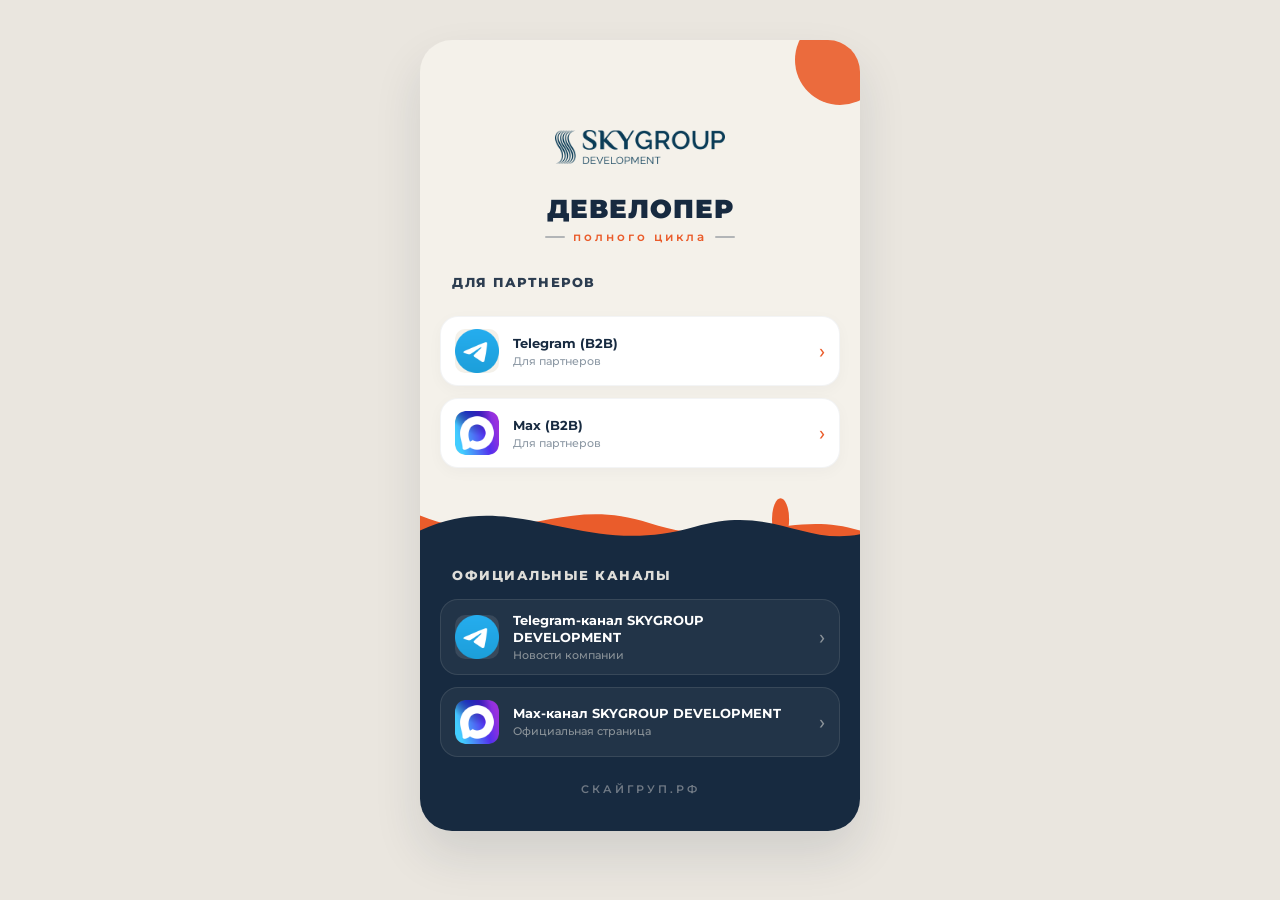
<file: skygroup/index.html>
<!DOCTYPE html>
<html lang="ru">
<head>
<meta charset="utf-8">
<meta name="viewport" content="width=device-width, initial-scale=1, viewport-fit=cover">
<title>SKYGROUP — Девелопер полного цикла</title>
<meta name="robots" content="noindex, nofollow">
<meta name="theme-color" content="#EAE6DF">
<link rel="preconnect" href="https://fonts.googleapis.com">
<link rel="preconnect" href="https://fonts.gstatic.com" crossorigin>
<link href="https://fonts.googleapis.com/css2?family=Montserrat:wght@400;500;600;700;800;900&display=swap" rel="stylesheet">

<style>
    html, body { margin: 0; padding: 0; background-color: #EAE6DF; }

    /* Основной фон за пределами карточки */
    .sg-link-tree-wrapper {
        min-height: 100vh;
        background-color: #EAE6DF;
        display: flex;
        justify-content: center;
        align-items: flex-start;
        padding: 40px 15px;
        font-family: 'Montserrat', sans-serif;
        box-sizing: border-box;
    }

    /* Мобильный контейнер */
    .sg-container {
        width: 100%;
        max-width: 440px;
        background: #F4F1EA; /* Кремовый цвет шоппера */
        border-radius: 32px;
        padding: 45px 0 0 0;
        box-shadow: 0 24px 48px rgba(23, 42, 64, 0.12);
        text-align: center;
        overflow: hidden;
        display: flex;
        flex-direction: column;
        position: relative;
    }

    /* Декоративное "Солнце" в правом верхнем углу */
    .sg-top-accent {
        position: absolute;
        top: -25px;
        right: -25px;
        width: 90px;
        height: 90px;
        background-color: #EA5C2B;
        border-radius: 50%;
        opacity: 0.9;
        z-index: 0;
    }

    /* Верхняя светлая часть */
    .sg-top-section {
        padding: 45px 20px 0 20px;
        position: relative;
        z-index: 1;
    }

    /* Логотип */
    .sg-avatar { margin-bottom: 25px; }
    .sg-avatar img { width: 170px; height: auto; object-fit: contain; }

    /* === Заголовки === */
    .sg-title-block {
        margin-bottom: 30px;
        display: flex;
        flex-direction: column;
        align-items: center;
    }

    .sg-name {
        font-size: 26px;
        font-weight: 900;
        color: #172A40;
        margin: 0 0 4px 0;
        letter-spacing: 1px;
        text-transform: uppercase;
    }

    .sg-handle-wrapper {
        display: flex;
        align-items: center;
        gap: 8px;
    }

    .sg-handle {
        font-size: 12px;
        font-weight: 600;
        color: #EA5C2B;
        margin: 0;
        letter-spacing: 3px;
        text-transform: lowercase;
    }

    /* Линия у подзаголовка */
    .sg-handle-line {
        width: 20px;
        height: 2px;
        background-color: #172A40;
        border-radius: 2px;
        opacity: 0.3;
    }

    /* Заголовки разделов */
    .sg-section-title {
        font-size: 13px;
        font-weight: 800;
        text-transform: uppercase;
        color: #172A40;
        margin: 0 0 14px 12px;
        text-align: left;
        letter-spacing: 1.5px;
        opacity: 0.9;
    }

    .sg-links-group {
        display: flex;
        flex-direction: column;
        gap: 12px;
    }

    /* === Светлые Карточки === */
    .sg-card {
        background-color: #FFFFFF;
        border: 1px solid rgba(23, 42, 64, 0.05);
        border-radius: 18px;
        padding: 12px 14px;
        text-decoration: none;
        display: flex;
        align-items: center;
        transition: all 0.3s ease;
        box-shadow: 0 4px 15px rgba(23, 42, 64, 0.03);
    }

    .sg-card:active, .sg-card:hover {
        transform: scale(0.98);
        border-color: #172A40;
        box-shadow: 0 8px 20px rgba(23, 42, 64, 0.06);
    }

    .sg-card-img {
        width: 44px;
        height: 44px;
        border-radius: 10px;
        background-color: #F4F1EA;
        display: flex;
        align-items: center;
        justify-content: center;
        flex-shrink: 0;
        overflow: hidden;
    }

    .sg-card-img img { width: 100%; height: 100%; object-fit: cover; }
    .sg-card-text { margin-left: 14px; text-align: left; flex-grow: 1; }

    .sg-card-title {
        font-size: 13px;
        font-weight: 700;
        color: #172A40;
        line-height: 1.3;
    }

    .sg-card-subtitle {
        font-size: 11px;
        font-weight: 500;
        color: #8C98A4;
        margin-top: 2px;
    }

    .sg-card-arrow {
        color: #EA5C2B;
        font-size: 20px;
        margin-left: 8px;
        font-weight: 500;
        transition: transform 0.3s ease, color 0.3s ease;
    }

    .sg-card:hover .sg-card-arrow, .sg-card:active .sg-card-arrow {
        transform: translateX(4px);
        color: #172A40;
    }

    /* === ГРАФИЧЕСКИЙ ПЕРЕХОД === */
    .sg-transition-art {
        width: 100%;
        margin-top: 25px;
        margin-bottom: -1px;
        line-height: 0;
    }

    /* === ТЕМНО-СИНЯЯ НИЖНЯЯ ЧАСТЬ === */
    .sg-bottom-section {
        background-color: #172A40;
        padding: 15px 20px 35px 20px;
        flex-grow: 1;
    }

    .sg-bottom-section .sg-section-title {
        color: #F4F1EA;
        opacity: 0.9;
        margin-bottom: 16px;
    }

    /* Темные карточки для нижней зоны */
    .sg-bottom-section .sg-card {
        background-color: rgba(244, 241, 234, 0.05);
        border: 1px solid rgba(244, 241, 234, 0.1);
        box-shadow: none;
    }

    .sg-bottom-section .sg-card:active, .sg-bottom-section .sg-card:hover {
        background-color: rgba(244, 241, 234, 0.12);
        border-color: #EA5C2B;
    }

    .sg-bottom-section .sg-card-img { background-color: rgba(255, 255, 255, 0.1); }
    .sg-bottom-section .sg-card-title { color: #FFFFFF; }
    .sg-bottom-section .sg-card-subtitle { color: rgba(244, 241, 234, 0.5); }
    .sg-bottom-section .sg-card-arrow { color: #F4F1EA; opacity: 0.5; }
    .sg-bottom-section .sg-card:hover .sg-card-arrow { color: #EA5C2B; opacity: 1; }

    .sg-footer-link {
        display: block;
        text-align: center;
        margin-top: 25px;
        font-size: 11px;
        color: rgba(244, 241, 234, 0.4);
        text-decoration: none;
        letter-spacing: 3px;
        text-transform: uppercase;
        font-weight: 600;
        transition: color 0.3s ease;
    }

    .sg-footer-link:hover {
        color: #F4F1EA;
    }
</style>
</head>
<body>

<div class="sg-link-tree-wrapper">
    <div class="sg-container">

        <div class="sg-top-accent"></div>

        <div class="sg-top-section">
            <div class="sg-avatar">
                <img src="SKYGROUP_2.png" alt="SKYGROUP Logo">
            </div>

            <div class="sg-title-block">
                <h1 class="sg-name">Девелопер</h1>
                <div class="sg-handle-wrapper">
                    <div class="sg-handle-line"></div>
                    <p class="sg-handle">полного цикла</p>
                    <div class="sg-handle-line"></div>
                </div>
            </div>

            <div class="sg-links-group">
                <h2 class="sg-section-title">Для партнеров</h2>

                <a href="https://t.me/skygroupforpartners" class="sg-card" target="_blank">
                    <div class="sg-card-img"><img src="tg.png"></div>
                    <div class="sg-card-text">
                        <div class="sg-card-title">Telegram (B2B)</div>
                        <div class="sg-card-subtitle">Для партнеров</div>
                    </div>
                    <div class="sg-card-arrow">›</div>
                </a>

                <a href="https://max.ru/join/uig8UidhRKxX994Pv5YGSulkrU_cQ8oKiLgRrL4wXqw" class="sg-card" target="_blank">
                    <div class="sg-card-img"><img src="max.png"></div>
                    <div class="sg-card-text">
                        <div class="sg-card-title">Max (B2B)</div>
                        <div class="sg-card-subtitle">Для партнеров</div>
                    </div>
                    <div class="sg-card-arrow">›</div>
                </a>
            </div>
        </div>

        <div class="sg-transition-art">
            <svg viewBox="0 0 1440 80" preserveAspectRatio="none" style="display: block; width: 100%; height: 60px;">
                <circle cx="1180" cy="35" r="28" fill="#EA5C2B" />

                <path fill="#EA5C2B" d="M0,30 C300,80 450,0 750,40 C1050,80 1200,20 1440,50 L1440,80 L0,80 Z"></path>

                <path fill="#172A40" d="M0,50 C320,-10 520,90 900,45 C1150,15 1250,70 1440,55 L1440,80 L0,80 Z"></path>
            </svg>
        </div>

        <div class="sg-bottom-section">
            <h2 class="sg-section-title">Официальные каналы</h2>

            <div class="sg-links-group">
                <a href="https://t.me/skygroupdevelop" class="sg-card" target="_blank">
                    <div class="sg-card-img"><img src="tg.png"></div>
                    <div class="sg-card-text">
                        <div class="sg-card-title">Telegram-канал SKYGROUP DEVELOPMENT</div>
                        <div class="sg-card-subtitle">Новости компании</div>
                    </div>
                    <div class="sg-card-arrow">›</div>
                </a>

                <a href="https://max.ru/join/InKiY9p9ju7XuI8qxvNiOF-ZXTuoutH1UkvqJlgnVOE" class="sg-card" target="_blank">
                    <div class="sg-card-img"><img src="max.png"></div>
                    <div class="sg-card-text">
                        <div class="sg-card-title">Max-канал SKYGROUP DEVELOPMENT</div>
                        <div class="sg-card-subtitle">Официальная страница</div>
                    </div>
                    <div class="sg-card-arrow">›</div>
                </a>
            </div>

            <a href="https://скайгруп.рф" target="_blank" class="sg-footer-link">скайгруп.рф</a>
        </div>

    </div>
</div>

</body>
</html>
</file>
